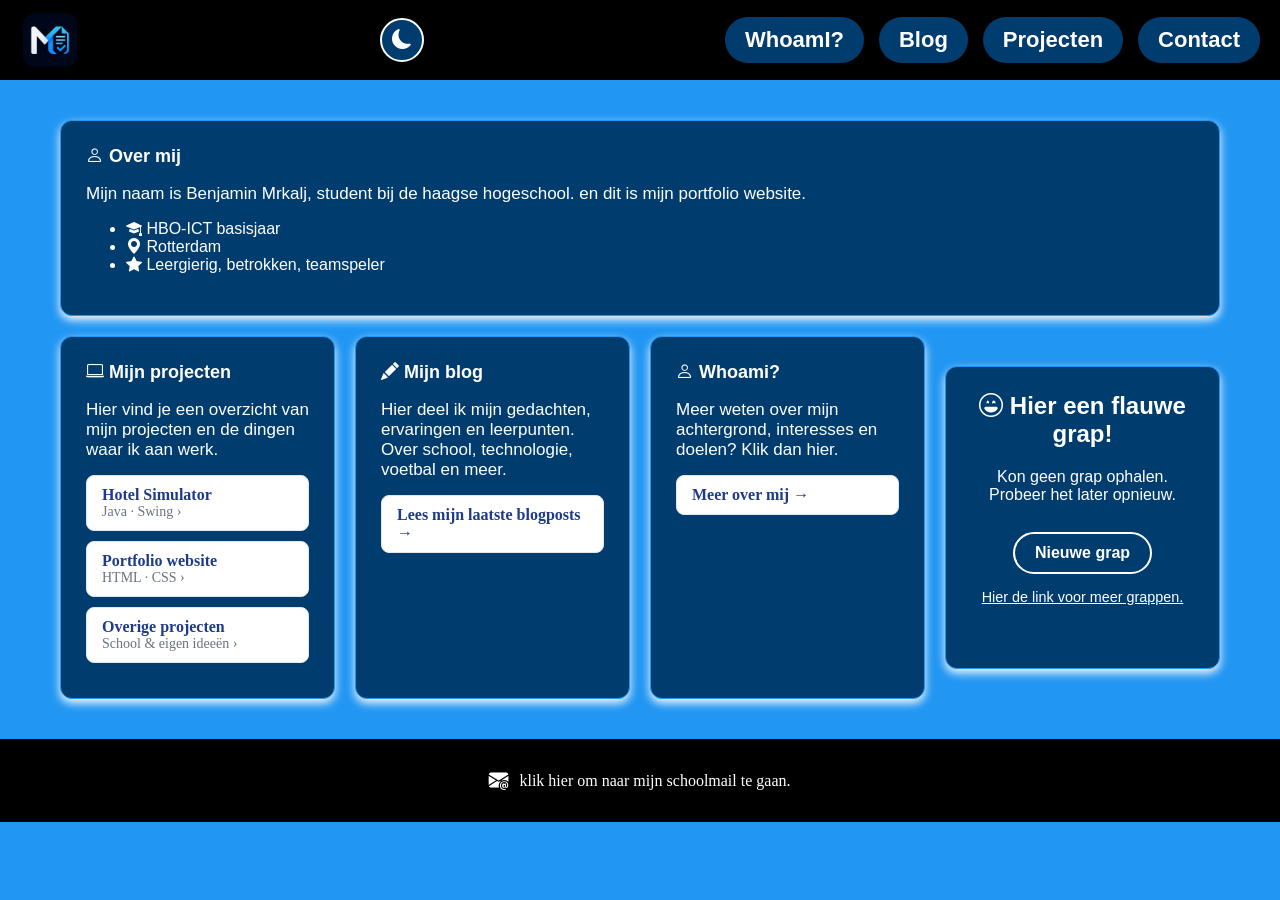
<file: index.html>
<!doctype html>
<html>
  <head>
    <link rel="icon" type="image/png" href="favicon.png" />
    <title>MyEvidence</title>
    <link rel="stylesheet" href="style.css" />
    <link rel="stylesheet" href="https://cdn.jsdelivr.net/npm/bootstrap-icons@1.13.1/font/bootstrap-icons.min.css">
    <meta name="viewport" content="width=device-width, initial-scale=1.0">
    <script src="script.js" defer></script>
  </head>
  <body>
    <header>
      <a href="index.html" class="logolink">
        <img src="img/favicon.png" alt="MyEvidence logo" class="logo">
      </a>
      <button type="button" id="dark-mode-knop" aria-label="Schakel dark mode">
        <i class="bi bi-moon-fill"></i>
      </button>

      <nav class="nav">
        <ul>
          <li><a class="whoami-button" href="whoamipagina.html">WhoamI?</a></li>
          <li><a class="blog-button" href="blog.html">Blog</a></li>
          <li><a class="projecten-button" href="projecten.html">Projecten</a></li>
          <li><a class="contact-button" href="contact.html">Contact</a></li>
        </ul>
      </nav>
    </header>

  <main>
    <section class = "beginscherm">
      <section class="card-begin">   
        <h2><i class="bi bi-person"></i> Over mij</h2>
        <p>Mijn naam is Benjamin Mrkalj, student bij de haagse hogeschool. en dit is mijn portfolio website.</p>
        <ul class="card-list">
            <li><i class="bi bi-mortarboard-fill"></i>  HBO-ICT basisjaar</li>
            <li><i class="bi bi-geo-alt-fill"></i> Rotterdam</li>
            <li><i class="bi bi-star-fill"></i> Leergierig, betrokken, teamspeler</li>
        </ul>
    </section>

    <section class="card-projecten">
        <h2><i class="bi bi-laptop"></i> Mijn projecten</h2>
        <p>Hier vind je een overzicht van mijn projecten en de dingen waar ik aan werk.</p>
        <a href="projecten.html" class="card-link">Hotel Simulator <span>Java · Swing ›</span></a>
        <a href="projecten.html" class="card-link">Portfolio website <span>HTML · CSS ›</span></a>
        <a href="projecten.html" class="card-link">Overige projecten <span>School & eigen ideeën ›</span></a>
    </section>

    <section class="card-blog">
        <h2><i class="bi bi-pencil-fill"></i> Mijn blog</h2>
        <p>Hier deel ik mijn gedachten, ervaringen en leerpunten. Over school, technologie, voetbal en meer.</p>
        <a href="blog.html" class="card-link">Lees mijn laatste blogposts →</a>
    </section>

    <section class="card-whoami">
        <h2><i class="bi bi-person"></i> Whoami?</h2>
        <p>Meer weten over mijn achtergrond, interesses en doelen? Klik dan hier.</p>
        <a href="whoamipagina.html" class="card-link">Meer over mij →</a>
    </section>
      <section class="grap-card">
        <h2><i class="bi bi-emoji-laughing"></i> Hier een flauwe grap!</h2>
        <p id="grap-tekst">Laden...</p>
        <button type="button" id="grap-knop">Nieuwe grap</button>
        <a href="https://icanhazdadjoke.com/" target="_blank" rel="noopener noreferrer" class="grap-link-card">Hier de link voor meer grappen.</a>
      </section>
  </main>
    <footer>
        <a class = "footer-link" href="https://outlook.cloud.microsoft/mail/inbox/id/AAQkADkzZmZiNGY4LWNjYjYtNDgzYS1iMDYwLTNhN2I0MjM3MDZkZQAQANmeMzrsHEbrlJvYaGjMoA0%3D?deeplink=mail%2F0%2F%3Fnlp%3D0">
          <i class="bi bi-envelope-at-fill footer-icon"></i>klik hier om naar mijn schoolmail te gaan.
        </a>
    </footer>
  </body>
</html>
</file>
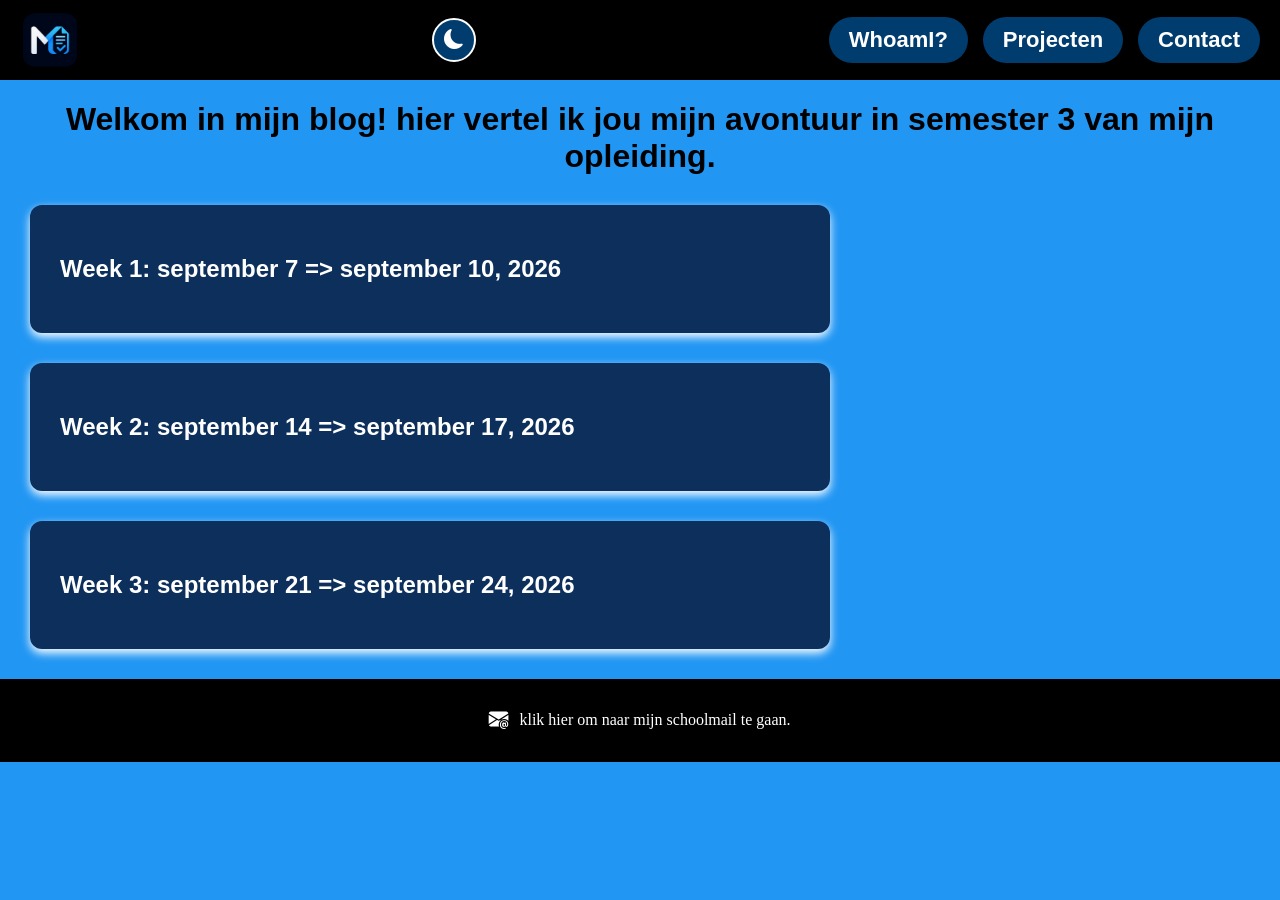
<file: blog.html>
<!doctype html>
<html>
  <head>
    <link rel="icon" type="image/png" href="favicon.png" />
    <title>My Blog</title>
    <link rel="stylesheet" href="style.css" />
    <link rel="stylesheet" href="https://cdn.jsdelivr.net/npm/bootstrap-icons@1.13.1/font/bootstrap-icons.min.css">
    <meta name="viewport" content="width=device-width, initial-scale=1.0">
    <script src="script.js" defer></script>
  </head>
  <body>
    <header>
      <a href="index.html" class="logolink">
        <img src="img/favicon.png" alt="MyEvidence logo" class="logo" />
      </a>
      <button type="button" id="dark-mode-knop" aria-label="Schakel dark mode">
        <i class="bi bi-moon-fill"></i>
      </button>

      <nav class="nav">
        <ul>
          <li><a class="whoami-button" href="whoamipagina.html">WhoamI?</a></li>
          <li><a class="projecten-button" href="projecten.html">Projecten</a></li>
          <li><a class="contact-button" href="contact.html">Contact</a></li>
        </ul>
      </nav>
    </header>

    <main>
      <h1>
        Welkom in mijn blog! hier vertel ik jou mijn avontuur in semester 3 van
        mijn opleiding.
      </h1>
      <article class="blogpost">
    <h2>Week 1: september 7 => september 10, 2026</h2>
    <div class="blog-inhoud">
    <ul class="week-log">
        <li><b>Maandag (WPFW):</b> 3 uur => Wij kregen hier een introductie over de de basis van HTML en CSS. </li>
        <li><b>Dinsdag (Project):</b> 2 uur => onze groepes werder gevormd en begonnen met het project. </li>
        <li><b>Woensdag (Databases):</b> 3 uur => bij de databases les, kregen we veel herhaling van het basisjaar en introductie van opdracht 1 databases.</li>
        <li><b>Donderdag (Project):</b> 5 uur => op donderdag gingen ik en mijn groepsleden verder met het projectdossier van ons project.</li>
    </ul>
    <p><b>Totaal deze week aan zelfstiedie:</b> 13 uur</p>
    </div>
</article>

    <article class="blogpost">
    <h2>Week 2: september 14 => september 17, 2026</h2>
    <div class="blog-inhoud">
    <ul class="week-log">
        <li><b>Maandag (WPFW):</b> 2 uur => verder gewerkt aan opdracht 1 van WPFW, waar we onze eigen portfolio website bouwen. introductie gekregen over javascript. </li>
        <li><b>Dinsdag (Project):</b> 3 uur => na het projectles hebben we samen verder gewerkt aan de samenwerkinsovereenkomst binnen het projectdossier. daar hebben feedback verkerkt van de docent.</li>
        <li><b>Woensdag (Databases):</b> 3 uur => verder gewerkt aan de databases opdracht 1. ik moest een klassendiagram maken en een RRM </li>
        <li><b>Donderdag (Project):</b> 4 uur => projectdossier afronden en ingeleverd. we wachten op de feedback en werken door aan het analysedossier. </li>
    </ul>
    <p><b>Totaal deze week aan zelfstiedie:</b> 12 uur</p>
    </div>
</article>

<article class="blogpost">
    <h2>Week 3: september 21 => september 24, 2026</h2>
    <div class="blog-inhoud">
    <ul class="week-log">
        <li><b>Maandag (WPFW):</b> 3 uur => introductie gekregen over typescript. doorgaan met opdracht 1, home is af, projecten is af, whoami, is af nu alleen nog blog. </li>
        <li><b>Dinsdag (Project):</b> 2 uur => doorgaan met de analysedossier. moest domeinmodel maken die is gecheckt door mn groepsleden. </li>
        <li><b>Woensdag (Databases):</b> 3 uur => opdracht 1 afgerond, doorgaan naar opdracht 2 waar we een 0nf tabel moeten maken. niet leuk.</li>
        <li><b>Donderdag (Project):</b> 5 uur => update vervolgt nog!</li>
    </ul>
    <p><b>Totaal deze week aan zelfstiedie:</b> 13 uur</p>
    </div>
</article>
    </main>
    <footer>
        <a class = "footer-link" href="https://outlook.cloud.microsoft/mail/inbox/id/AAQkADkzZmZiNGY4LWNjYjYtNDgzYS1iMDYwLTNhN2I0MjM3MDZkZQAQANmeMzrsHEbrlJvYaGjMoA0%3D?deeplink=mail%2F0%2F%3Fnlp%3D0">
          <i class="bi bi-envelope-at-fill footer-icon"></i>klik hier om naar mijn schoolmail te gaan.
        </a>
    </footer>
  </body>
</html>
</file>
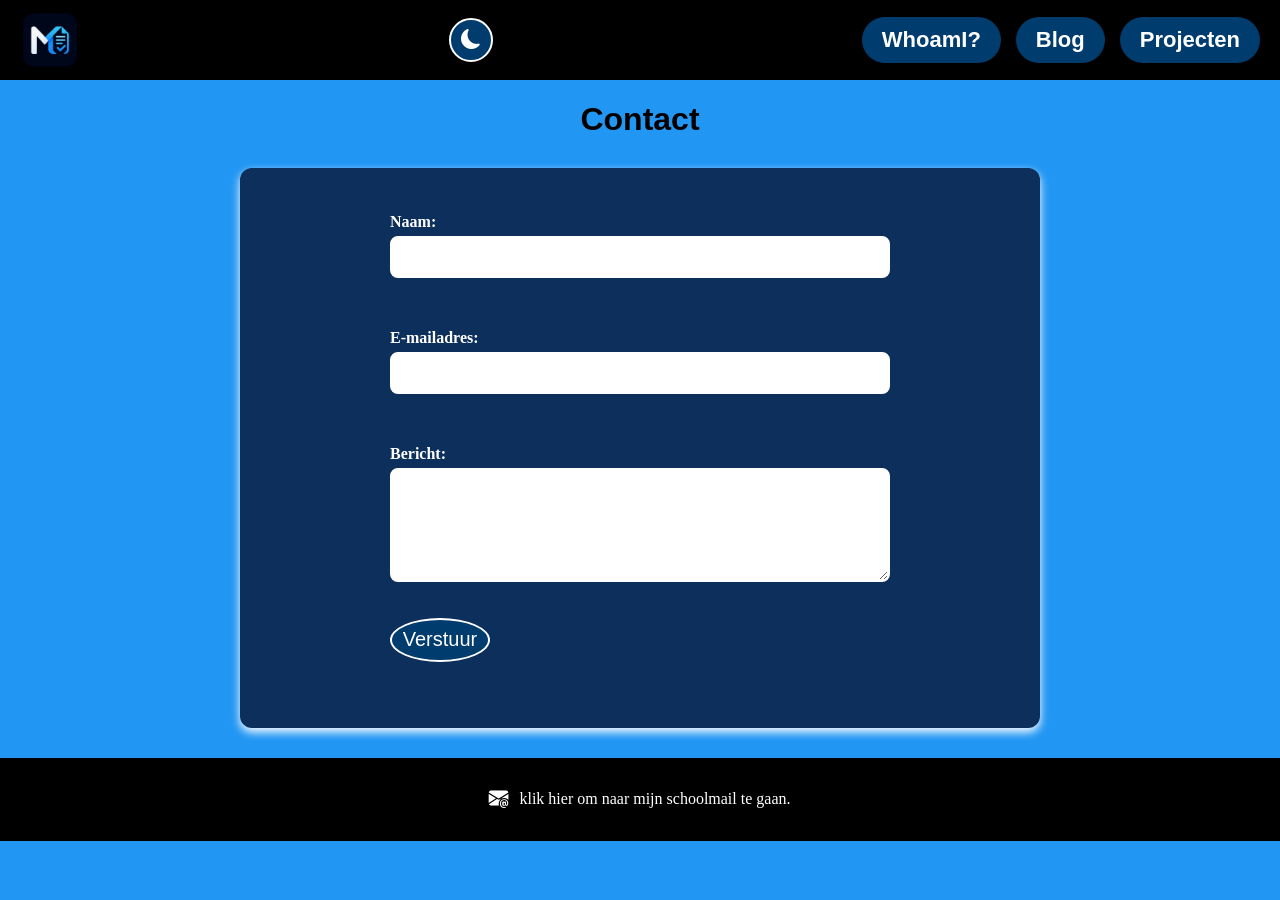
<file: contact.html>
<!doctype html>
<html>
  <head>
    <link rel="icon" type="image/png" href="favicon.png" />
    <title>Contact</title>
    <link rel="stylesheet" href="style.css" />
    <link rel="stylesheet" href="https://cdn.jsdelivr.net/npm/bootstrap-icons@1.13.1/font/bootstrap-icons.min.css">
    <meta name="viewport" content="width=device-width, initial-scale=1.0">
    <script src="script.js" defer></script>
  </head>
  <body>
    <header>
      <a href="index.html" class="logolink">
        <img src="img/favicon.png" alt="MyEvidence logo" class="logo" />
      </a>

      <button type="button" id="dark-mode-knop" aria-label="Schakel dark mode">
        <i class="bi bi-moon-fill"></i>
      </button>

      <nav class="nav">
        <ul>
          <li><a class="whoami-button" href="whoamipagina.html">WhoamI?</a></li>
          <li><a class="blog-button" href="blog.html">Blog</a></li>
          <li><a class="projecten-button" href="projecten.html">Projecten</a></li>
        </ul>
      </nav>
    </header>

    <main>
      <h1>Contact</h1>
      <section class="contact-card">
      <form id="contact-formulier" novalidate>
        <label for="naam">Naam:</label>
        <input type="text" id="naam" name="naam">
        <p class="foutmelding" id="naam-fout" aria-live="polite"></p>

        <label for="email">E-mailadres:</label>
        <input type="text" id="email" name="email">
        <p class="foutmelding" id="email-fout" aria-live="polite"></p>

        <label for="bericht">Bericht:</label>
        <textarea id="bericht" name="bericht" rows="5"></textarea>
        <p class="foutmelding" id="bericht-fout" aria-live="polite"></p>

        <button class="verstuur-button" type="submit">Verstuur</button>
        <p id="bevestiging" aria-live="polite"></p>
      </form>
      </section>
    </main>

    <footer>
      <a class="footer-link" href="https://outlook.cloud.microsoft/mail/inbox/id/AAQkADkzZmZiNGY4LWNjYjYtNDgzYS1iMDYwLTNhN2I0MjM3MDZkZQAQANmeMzrsHEbrlJvYaGjMoA0%3D?deeplink=mail%2F0%2F%3Fnlp%3D0">
        <i class="bi bi-envelope-at-fill footer-icon"></i>klik hier om naar mijn schoolmail te gaan.
      </a>
    </footer>
  </body>
</html>
</file>
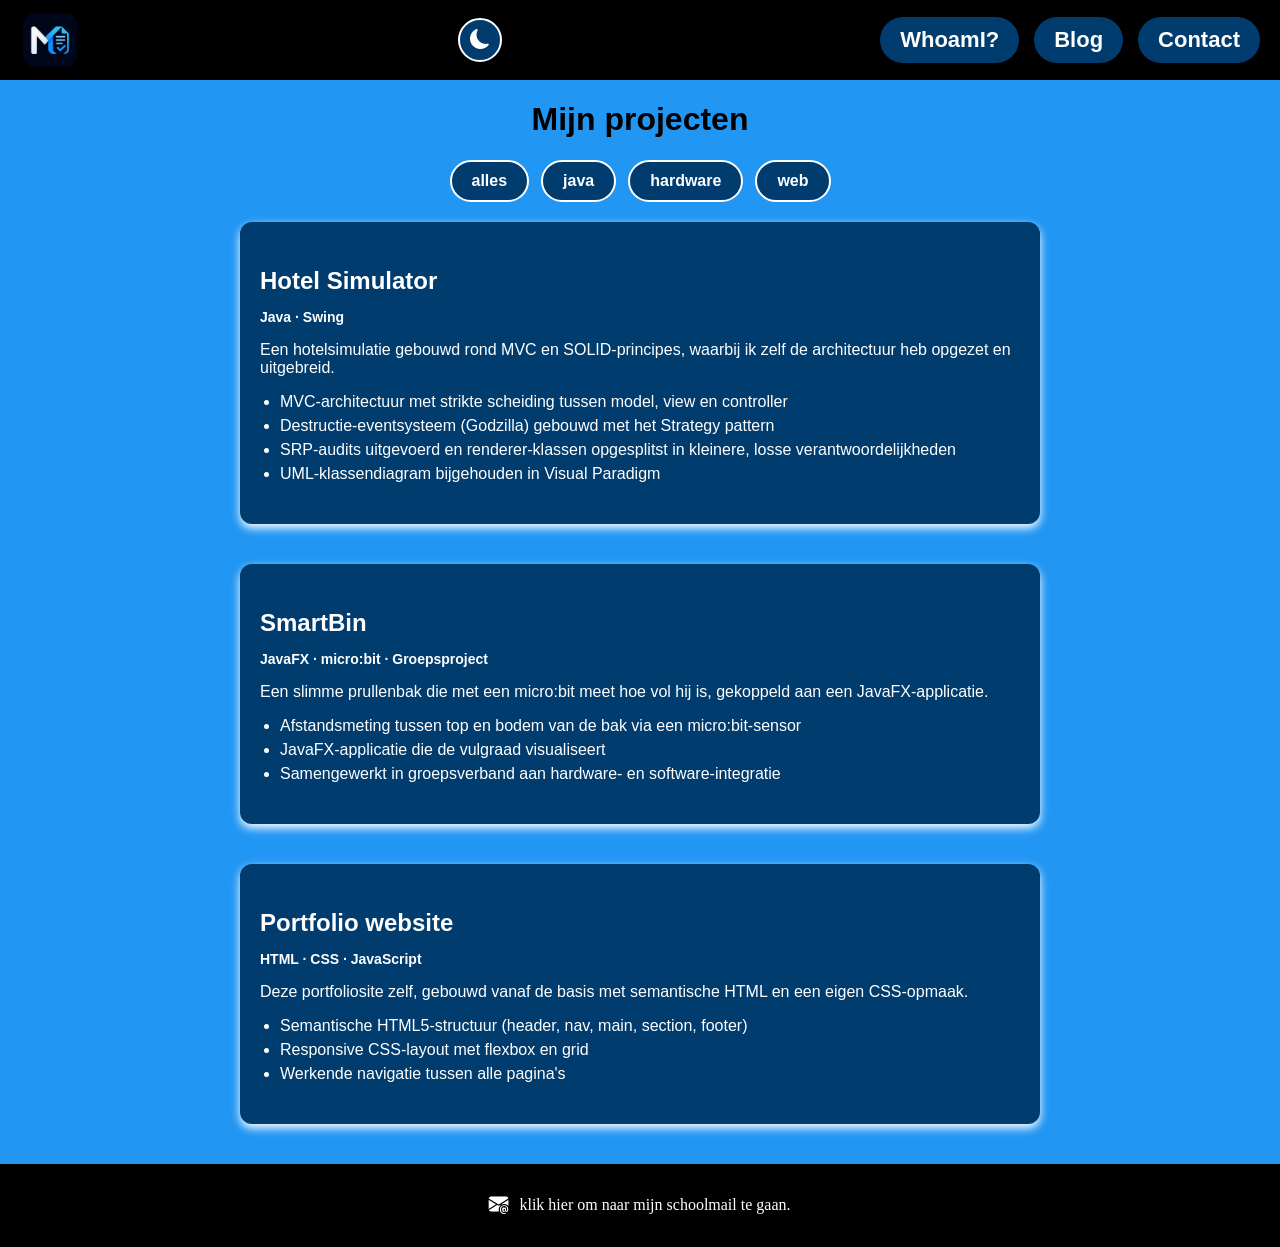
<file: projecten.html>
<!doctype html>
<html>
  <head>
    <link rel="icon" type="image/png" href="favicon.png" />
    <title>Projecten</title>
    <link rel="stylesheet" href="style.css" />
    <link rel="stylesheet" href="https://cdn.jsdelivr.net/npm/bootstrap-icons@1.13.1/font/bootstrap-icons.min.css">
    <meta name="viewport" content="width=device-width, initial-scale=1.0">
    <script src="script.js" defer></script>
  </head>
  <body>
    <header>
      <a href="index.html" class="logolink">
        <img src="img/favicon.png" alt="MyEvidence logo" class="logo" />
       </a>

      <button type="button" id="dark-mode-knop" aria-label="Schakel dark mode">
        <i class="bi bi-moon-fill"></i>
      </button>
      <nav class="nav">
        <ul>
          <li><a class="whoami-button" href="whoamipagina.html">WhoamI?</a></li>
          <li><a class="blog-button" href="blog.html">Blog</a></li>
          <li><a class="contact-button" href="contact.html">Contact</a></li>
        </ul>
      </nav>
    </header>

    <main>
      <h1>Mijn projecten</h1>

     <div class="filter-knoppen" role="group" aria-label="filter projecton op categorie">
       <button type="button" data-categorie="alles">alles</button>
       <button type="button" data-categorie="java">java</button>
       <button type="button" data-categorie="hardware">hardware</button>
       <button type="button" data-categorie="web">web</button>
     </div>
      
     <section class="projecten-overzicht" id="projecten-lijst"></section>
    </main>
    <footer>
        <a class = "footer-link" href="https://outlook.cloud.microsoft/mail/inbox/id/AAQkADkzZmZiNGY4LWNjYjYtNDgzYS1iMDYwLTNhN2I0MjM3MDZkZQAQANmeMzrsHEbrlJvYaGjMoA0%3D?deeplink=mail%2F0%2F%3Fnlp%3D0">
          <i class="bi bi-envelope-at-fill footer-icon"></i>klik hier om naar mijn schoolmail te gaan.
        </a>
    </footer>
  </body>
</html>
</file>
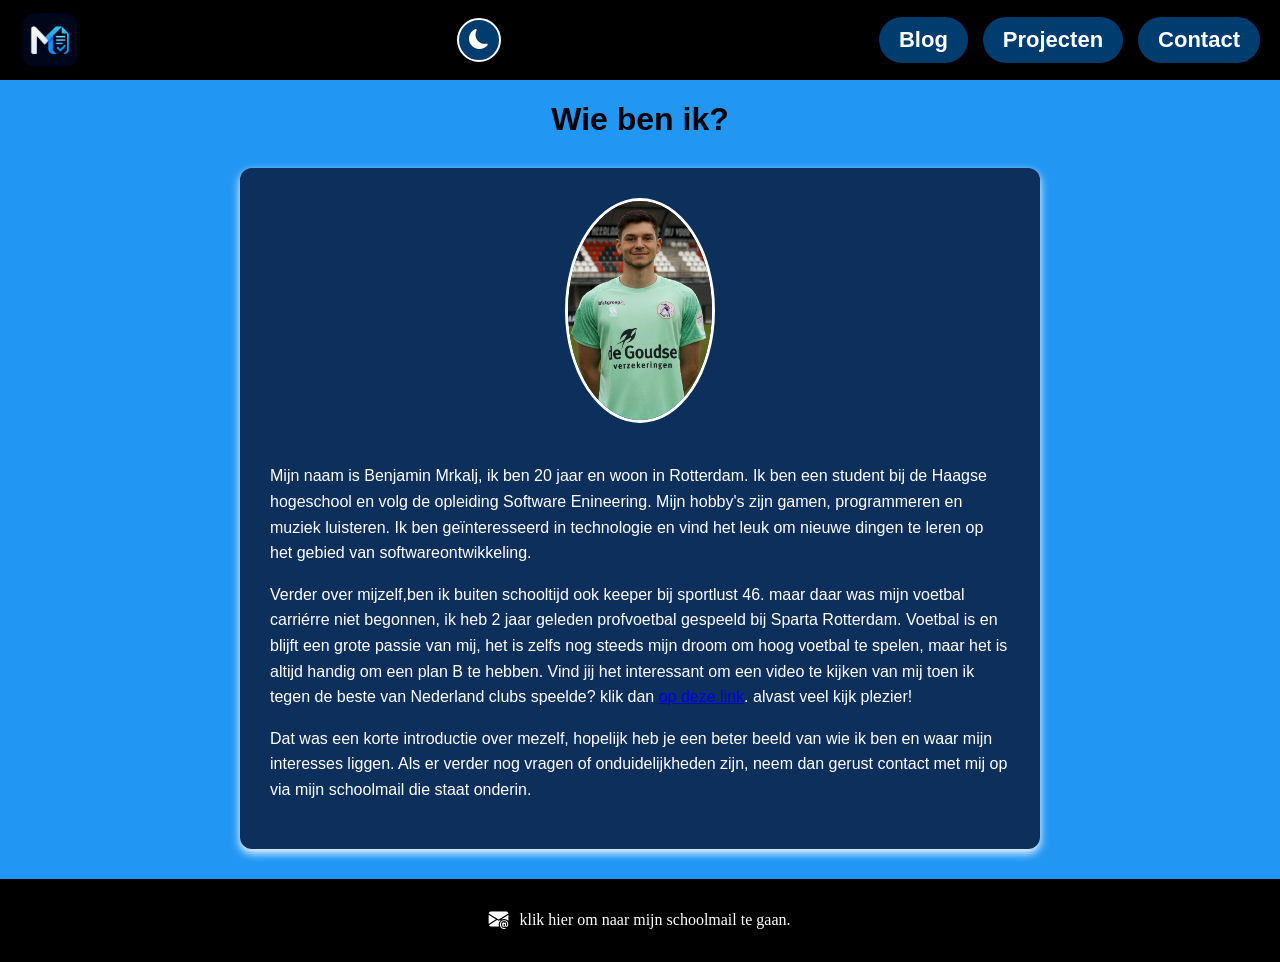
<file: whoamipagina.html>
<!DOCTYPE html>
<html>
    <head>
        <link rel="icon" type="image/png" href="favicon.png">
        <title>WhoamI?</title>
        <link rel="stylesheet" href="style.css">
        <link rel="stylesheet" href="https://cdn.jsdelivr.net/npm/bootstrap-icons@1.13.1/font/bootstrap-icons.min.css">
        <meta name="viewport" content="width=device-width, initial-scale=1.0">
        <script src="script.js" defer></script>
    </head>
    <body>
        <header>
            <a href="index.html" class="logolink">
                <img src="img/favicon.png" alt="MyEvidence logo" class="logo">
                
            </a>

            <button type="button" id="dark-mode-knop" aria-label="Schakel dark mode">
                <i class="bi bi-moon-fill"></i>
            </button>
            <nav class="nav">
                <ul>
                    <li><a class="blog-button" href="blog.html">Blog</a></li>
                    <li><a class="projecten-button" href="projecten.html">Projecten</a></li>
                    <li><a class="contact-button" href="contact.html">Contact</a></li>
                </ul>
            </nav>
        </header>

        <main>
            
                <h1>Wie ben ik?</h1>
                <section class="whoami-card">
                    <img src="img/1000001441.jpg" alt="Foto van Benjamin Mrkalj toen hij bij Sparta Speelde." class="profile-photo">
            <div class="whoami-tekst">        
                <p>
                   Mijn naam is Benjamin Mrkalj, ik ben 20 jaar en woon in Rotterdam.
                   Ik ben een student bij de Haagse hogeschool en volg de opleiding Software Enineering. 
                   Mijn hobby's zijn gamen, programmeren en muziek luisteren.
                   Ik ben geïnteresseerd in technologie en vind het leuk om nieuwe dingen te leren op het gebied van softwareontwikkeling.
                </p>

                <p>
                   Verder over mijzelf,ben ik buiten schooltijd ook keeper bij sportlust 46.
                   maar daar was mijn voetbal carriérre niet begonnen, ik heb 2 jaar geleden profvoetbal gespeeld bij Sparta Rotterdam.
                   Voetbal is en blijft een grote passie van mij, het is zelfs nog steeds mijn droom om hoog voetbal te spelen, maar het is altijd handig om een 
                   plan B te hebben. 
                   Vind jij het interessant om een video te kijken van mij toen ik tegen de beste van Nederland clubs speelde? klik dan <a href="https://www.youtube.com/watch?v=IBNoLPBQX4w">op deze link</a>.
                   alvast veel kijk plezier!
                </p>
                <p>
                   Dat was een korte introductie over mezelf, hopelijk heb je een beter beeld van wie ik ben en waar mijn interesses liggen.
                   Als er verder nog vragen of onduidelijkheden zijn, neem dan gerust contact met mij op via mijn schoolmail die staat onderin.
                </p>
                 <!-- je heb de video toegevoegd lekker man G-->
            </div>
            </section>
        </main>
    <footer>
        <a class = "footer-link" href="https://outlook.cloud.microsoft/mail/inbox/id/AAQkADkzZmZiNGY4LWNjYjYtNDgzYS1iMDYwLTNhN2I0MjM3MDZkZQAQANmeMzrsHEbrlJvYaGjMoA0%3D?deeplink=mail%2F0%2F%3Fnlp%3D0">
          <i class="bi bi-envelope-at-fill footer-icon"></i>klik hier om naar mijn schoolmail te gaan.
        </a>
    </footer>
    </body>
</html>
</file>
<file: style.css>
* {
    box-sizing: border-box;
}

header {
    flex-wrap: wrap;
    gap: 10px;
    display: flex;
    align-items: center;
    justify-content: space-between;
    background-color: black;
    padding: 10px 20px;
}

body {
    background-color: #2196F3;
}

.logolink {
    display: flex;
    align-items: center;
    text-decoration: none;
}

.logo {
    height: 60px;
    width: auto;
}

.logo-text {
    font-family: verdana;
    font-size: 22px;
    font-weight: bold;
    margin-left: 10px;
}

.logo-my {
    color: white;
}

.logo-evidence {
    color: #2196F3; 
}

.nav ul {
    list-style-type: none;
    margin: 0;
    padding: 0;
    display: flex;
    gap: 15px;
    overflow: hidden;
    text-align: center;
    flex-wrap: wrap;
    min-width: 0;
}

.nav a {
    font-family: sans-serif;
    font-size: 22px;
    font-weight: bold;
    background-color: #013c6f;
    color: white;
    text-decoration: none;
    padding: 10px 20px;
    display:inline-block;
    text-align: center;
    border-radius: 25px;
}

.nav a:hover {
    background-color: rgb(1, 1, 188);
}

h1 {
    font-family: sans-serif;
    text-align: center;
}

pre {
    font-family: sans-serif;
    padding: 30px;
    margin-right: 5px;
    margin-left: 5px;
    text-align: center;
}

.container {
    max-width: 1200px;
    margin-left: 0;
    margin-right: 0;
    padding-left: 15px;
    padding-right: 15px;
}

body {
    margin: 0;
}

.beginscherm {
    overflow-wrap: anywhere;
    display: grid;
    grid-template-columns: repeat(auto-fit, minmax(250px, 1fr));
    gap: 20px;
    padding: 40px 20px;
    min-width: 0;
    max-width: 1200px;
    margin: 0 auto;
}

.card-begin,
.card-projecten,
.card-blog,
.card-whoami {
    background-color: #013c6f;
    border: 1px solid #2196F3;
    border-radius: 12px;
    padding: 25px;
    text-decoration: none;
    box-shadow: 0 4px 10px rgb(252, 250, 250);
}

.card-begin {
    font-family: sans-serif;
    color: white;
    grid-column: 1 / -1;
}

.card-begin h2,
.card-projecten h2,
.card-blog h2,
.card-whoami h2 {
    font-family: sans-serif;
    color: white;
    font-size: 18px;
    margin-top: 0;
    margin-bottom: 10px;
    text-align: left;
    text-decoration: none;
}

.card-begin p,
.card-projecten p,
.card-blog p,
.card-whoami p {
    font-family: sans-serif;
    font-size: 17px;
    color: white;
    margin-bottom: 15px;
    text-decoration: none;
}

.card-link {
    display: block;
    background-color: white;
    border: 1px solid #E2E8F0;
    border-radius: 8px;
    padding: 10px 15px;
    margin-bottom: 10px;
    text-decoration: none;
    color: #1E3A8A;
    font-weight: bold;
}

.card-link span {
    display: block;
    font-weight: normal;
    font-size: 14px;
    color: #6B7280;
}

footer {
    display: flex;
    justify-content: center;
    align-items: center;
    padding: 30px 20px;
    background-color: black;
}

.footer-link {
    display: flex;
    align-items: center;
    gap: 10px;
    color: white;
    text-decoration: none;
    font-size: 16px;
}

.footer-icon {
    font-size: 20px;
}

.project {
    font-family: sans-serif;
    color: white;
    max-width: 800px;
    margin: 0 auto 40px auto;
    padding: 25px 20px;
    background-color: #013c6f;
    border-radius: 12px;
    box-shadow: 0 4px 10px white;
}

.project h2 {
    font-family: sans-serif;
    color: white;
    font-size: 1.5rem;
    margin-bottom: 5px;
    text-align: left;
}

.project-tech {
    font-family: sans-serif;
    font-size: 0.875rem;
    color: white;
    font-weight: bold;
    margin-bottom: 10px;
}

.project ul {
    font-family: sans-serif;
    color: white;
    margin-top: 10px;
    padding-left: 20px;
}

.project li {
    font-family: sans-serif;
    color: white;
    font-size: 1rem;
    margin-bottom: 6px;
}

.whoami-card {
    max-width: 800px;
    margin: 30px auto;
    padding: 30px;
    background-color: #0d2f5c;
    border-radius: 12px;
    box-shadow: 0 4px 10px white;
    text-align: center;
}

.profile-photo {
    width: 150px;
    height: 225px;
    border-radius: 50%;
    object-fit: cover;
    margin-bottom: 20px;
    border: 3px solid white;
}

.whoami-tekst {
    font-family: sans-serif;
    text-align: left;
}

.whoami-tekst p {
    font-family: sans-serif;
    color: white;
    font-size: 1rem;
    line-height: 1.6;
}

.week-log {
    font-family: sans-serif;
    color: white;
    padding-left: 20px;
    margin: 10px 0;
}

.week-log li {
    font-family: sans-serif;
    color: white;
    font-size: 1rem;
    margin-bottom: 8px;
}

.blogpost {
    font-family: sans-serif;
    color: white;
    max-width: 800px;
    margin: 30px;
    padding: 30px;
    background-color: #0d2f5c;
    border-radius: 12px;
    box-shadow: 0 4px 10px white;
}


.filter-knoppen {
  display: flex;
  flex-wrap: wrap;
  justify-content: center;
  gap: 12px;
  margin: 20px 0;
}

.filter-knoppen button {
  font-family: sans-serif;
  font-size: 1rem;
  font-weight: bold;
  background-color: #013c6f;
  color: white;
  border: 2px solid white;
  border-radius: 25px;
  padding: 10px 20px;
  cursor: pointer;
}

.filter-knoppen button:hover {
  background-color: rgb(1, 1, 188);
}

.filter-knoppen button:focus-visible {
  outline: 3px solid white;
  outline-offset: 3px;
}

/* blogpost inhoud verbergen, alleen tonen als open is*/
.blogpost .blog-inhoud {
  display: none;
}

.blogpost.open .blog-inhoud {
  display: block;
}

.blogpost h2 {
  cursor: pointer;
}

/* Dark mode button styling */
#dark-mode-knop {
  background-color: #013c6f;
  color: white;
  border: 2px solid white;
  border-radius: 50%;
  width: 44px;
  height: 44px;
  display: flex;
  align-items: center;
  justify-content: center;
  font-size: 1.25rem;
  cursor: pointer;
}

/* dark mode kleuren na switch*/
body.dark-mode {
  background-color: #2b2b2b;
  color: white;
}

body.dark-mode .card-begin,
body.dark-mode .card-projecten,
body.dark-mode .card-blog,
body.dark-mode .card-whoami,
body.dark-mode .project,
body.dark-mode .whoami-card,
body.dark-mode .blogpost,
body.dark-mode .contact-card,
body.dark-mode .grap-card {
  background-color: black;
}

#dark-mode-knop:hover {
  background-color: rgb(1, 1, 188);
}

/* Contactformulier styling */
#contact-formulier {
  max-width: 500px;
  margin: 0 auto;
  display: flex;
  flex-direction: column;
}

#contact-formulier label {
  color: white;
  font-weight: bold;
  margin-top: 15px;
  margin-bottom: 5px;
}

#contact-formulier input,
#contact-formulier textarea {
  padding: 10px;
  border-radius: 8px;
  border: 2px solid white;
  font-family: sans-serif;
  font-size: 1rem;
}

.contact-card {
  max-width: 800px;
    margin: 30px auto;
    padding: 30px;
    background-color: #0d2f5c;
    border-radius: 12px;
    box-shadow: 0 4px 10px white;
    text-align: left;
}

.verstuur-button {
  background-color: #013c6f;
  color: white;
  border: 2px solid white;
  border-radius: 60%;
  width: 100px;
  height: 44px;
  display: flex;
  align-items: center;
  justify-content: center;
  font-size: 1.25rem;
  cursor: pointer;
}

#bevestiging {
  color: white;
  font-size: 0.875rem;
  margin-top: 5px;
  min-height: 1.2em;
}

.foutmelding {
  color: red;
  font-size: 0.875rem;
  margin-top: 5px;
  min-height: 1.2em;
}

.grap-card {
  font-family: sans-serif;
  background-color: #013c6f;
  border: 1px solid #2196F3;
  border-radius: 12px;
  padding: 25px;
  text-align: center;
  max-width: 800px;
  margin: 30px auto;
  box-shadow: 0 4px 10px rgb(252, 250, 250);
}

.grap-card h2 {
  color: white;
  margin-top: 0;
}

.grap-card p {
  color: white;
  font-size: 1rem;
  min-height: 3em;
}

.grap-card button {
  font-family: sans-serif;
  font-size: 1rem;
  font-weight: bold;
  background-color: #013c6f;
  color: white;
  border: 2px solid white;
  border-radius: 25px;
  padding: 10px 20px;
  cursor: pointer;
}

.grap-card button:hover {
  background-color: rgb(1, 1, 188);
}

.grap-link-card {
  display: inline-block;
  margin-top: 15px;
  color: white;
  text-decoration: underline;
  font-size: 0.9rem;
}

.grap-link-card:hover {
  color: #cbd5e1;
}

/* Mobiel: t/m 480px — alles in 1 kolom */
@media (max-width: 767px) {
    .beginscherm {
        grid-template-columns: 1fr;
    }
    .logo-text {
        font-size: 18px;
    }
    .nav a {
        font-size: 16px;
        padding: 8px 14px;
    }
    h1 {
        font-size: 1.5rem;
    }
    .beginscherm, .project, .blogpost, .whoami-card {
        padding: 15px;
    }
}

/* Tablet: 481px t/m 768px — 2 kolommen */
@media (min-width: 481px) and (max-width: 768px) {
    header {
        flex-direction: column;
        align-items: flex-start;
    }
    .nav ul {
        justify-content: center;
        width: 100%;
    }
    .beginscherm {
        grid-template-columns: 1fr 1fr;
    }
}
</file>
